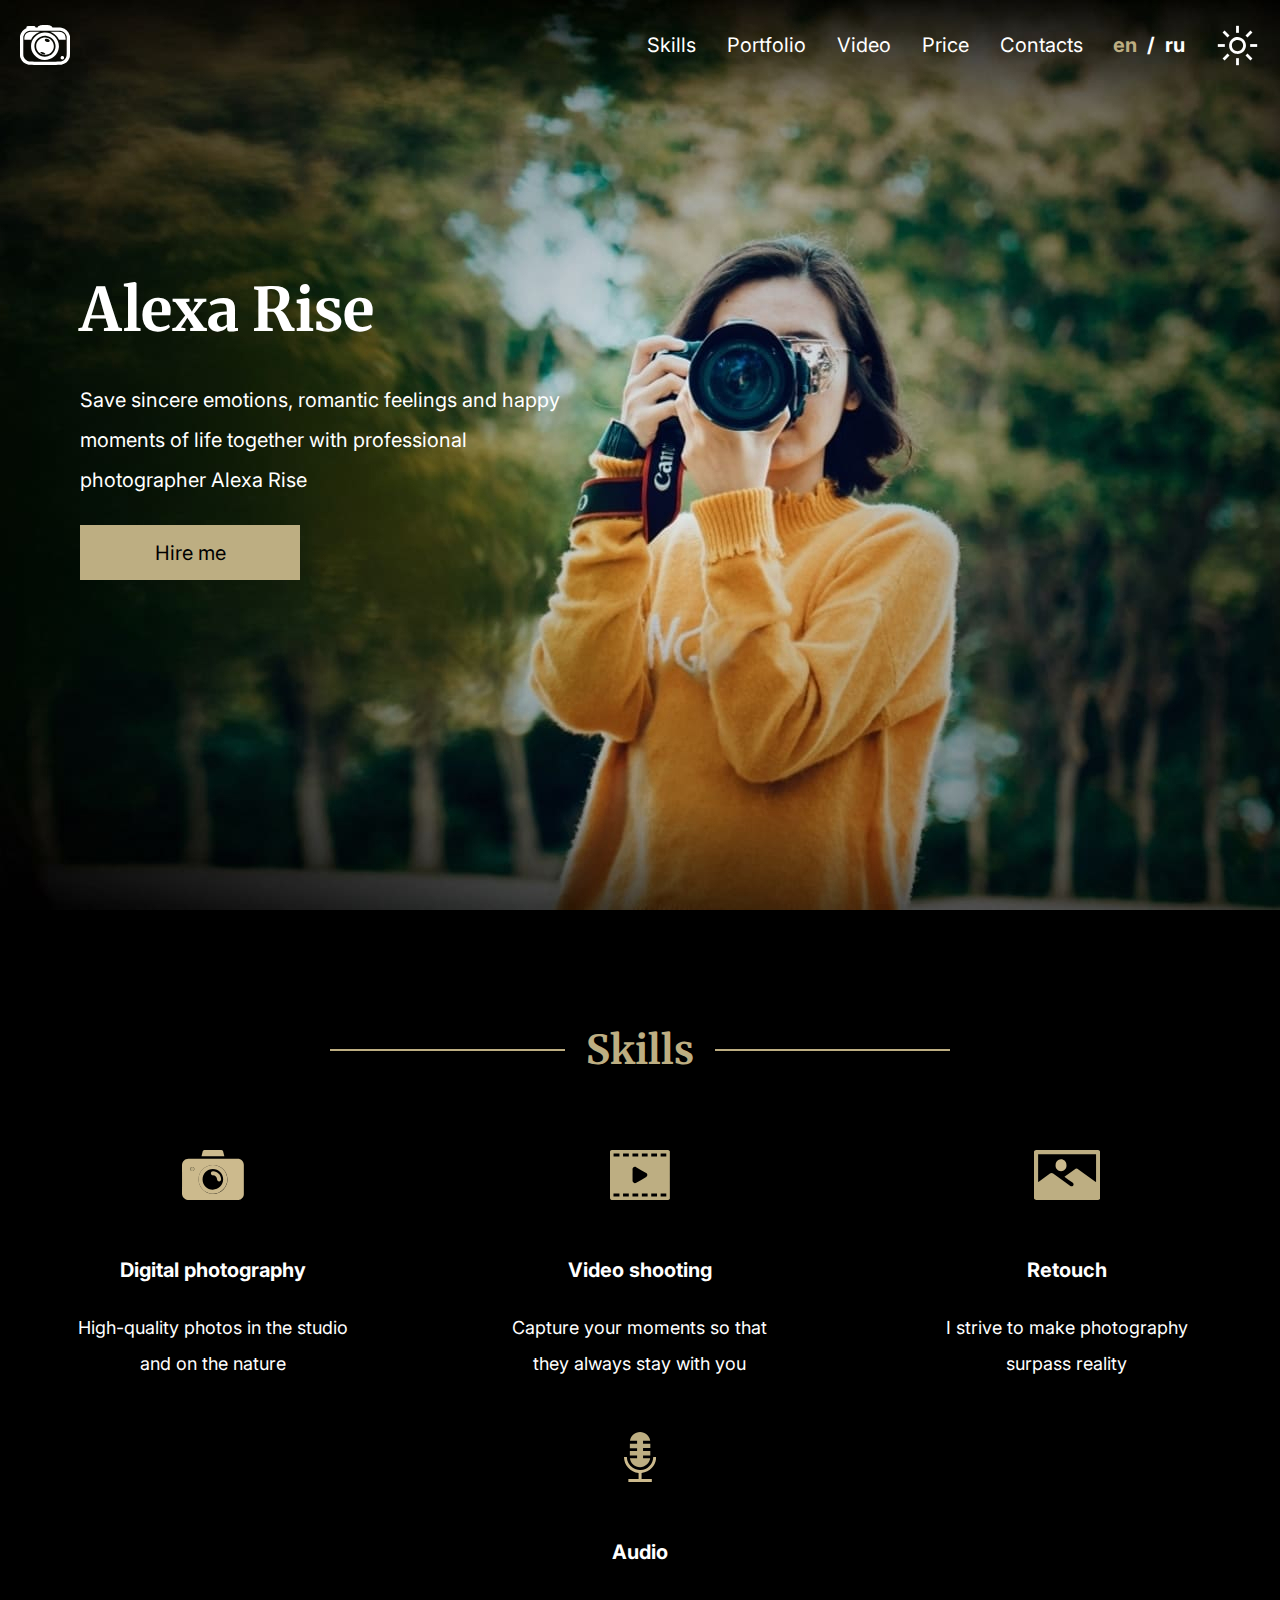
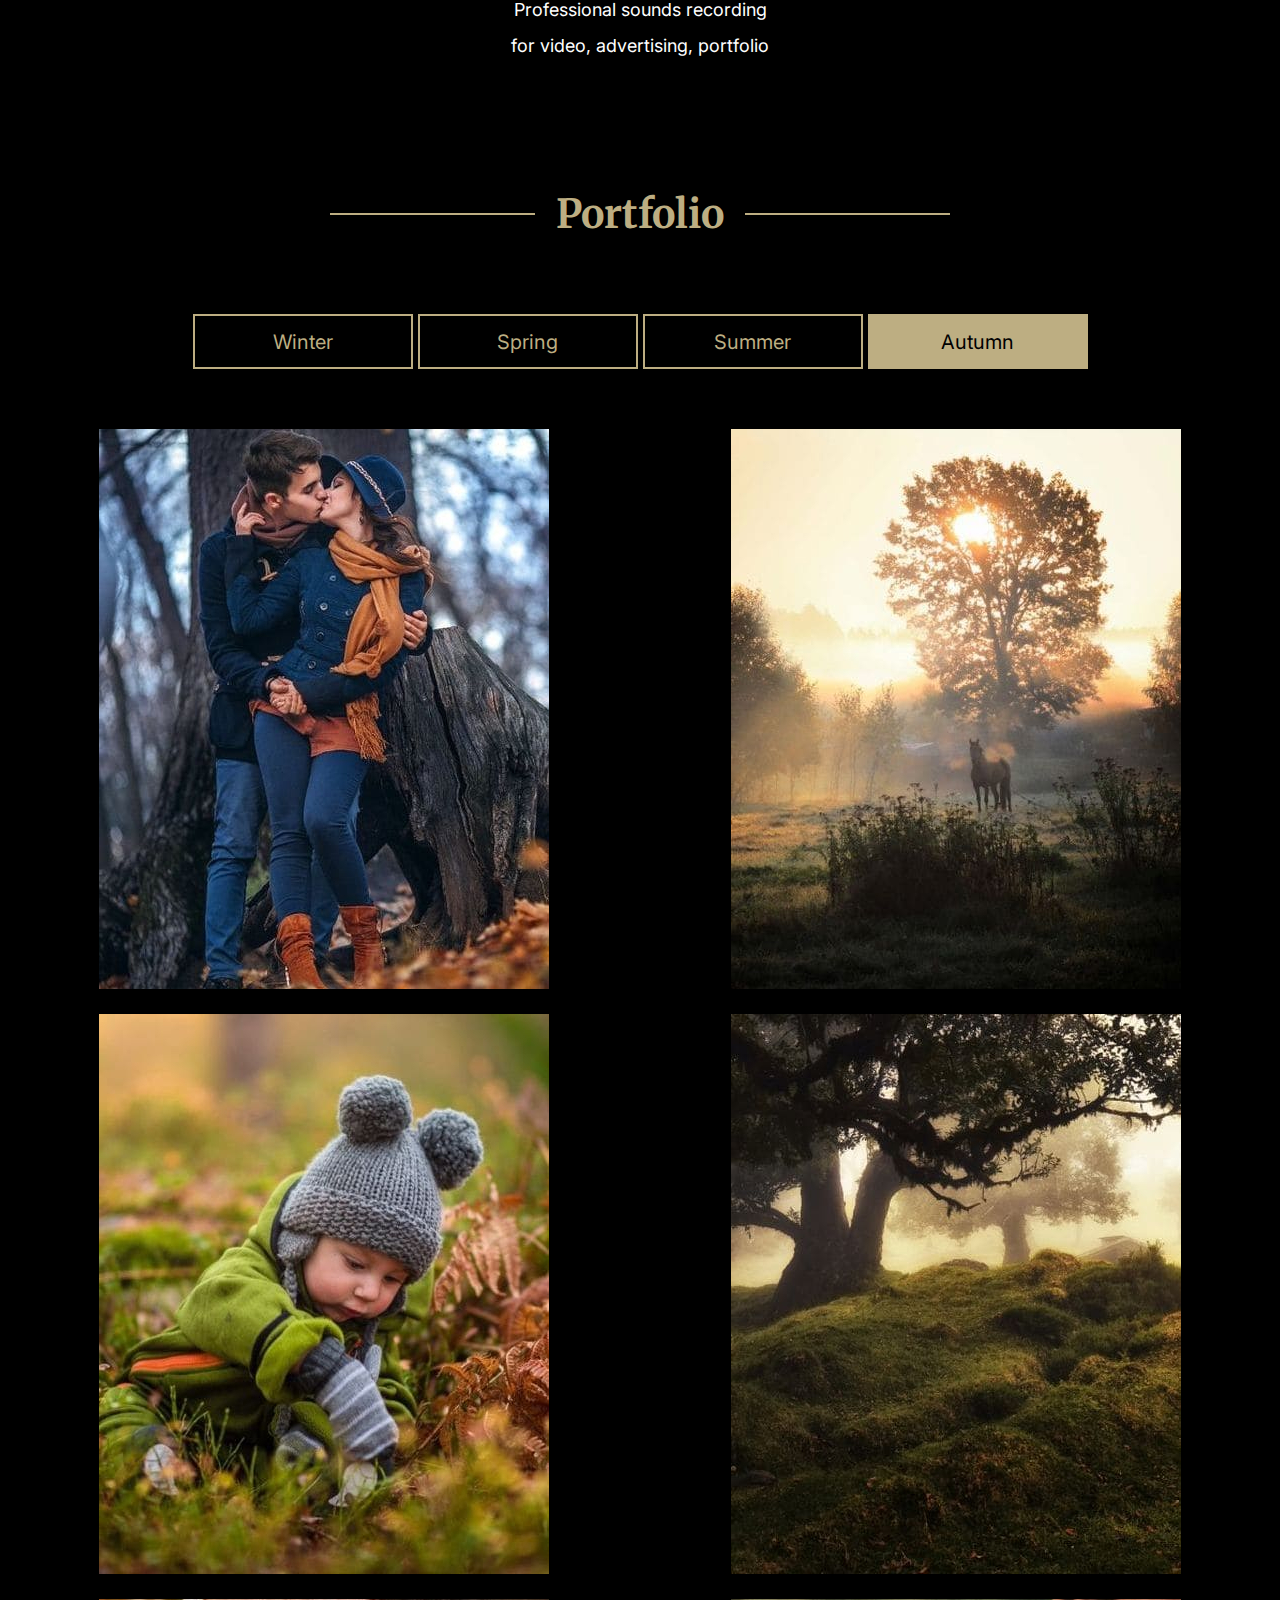
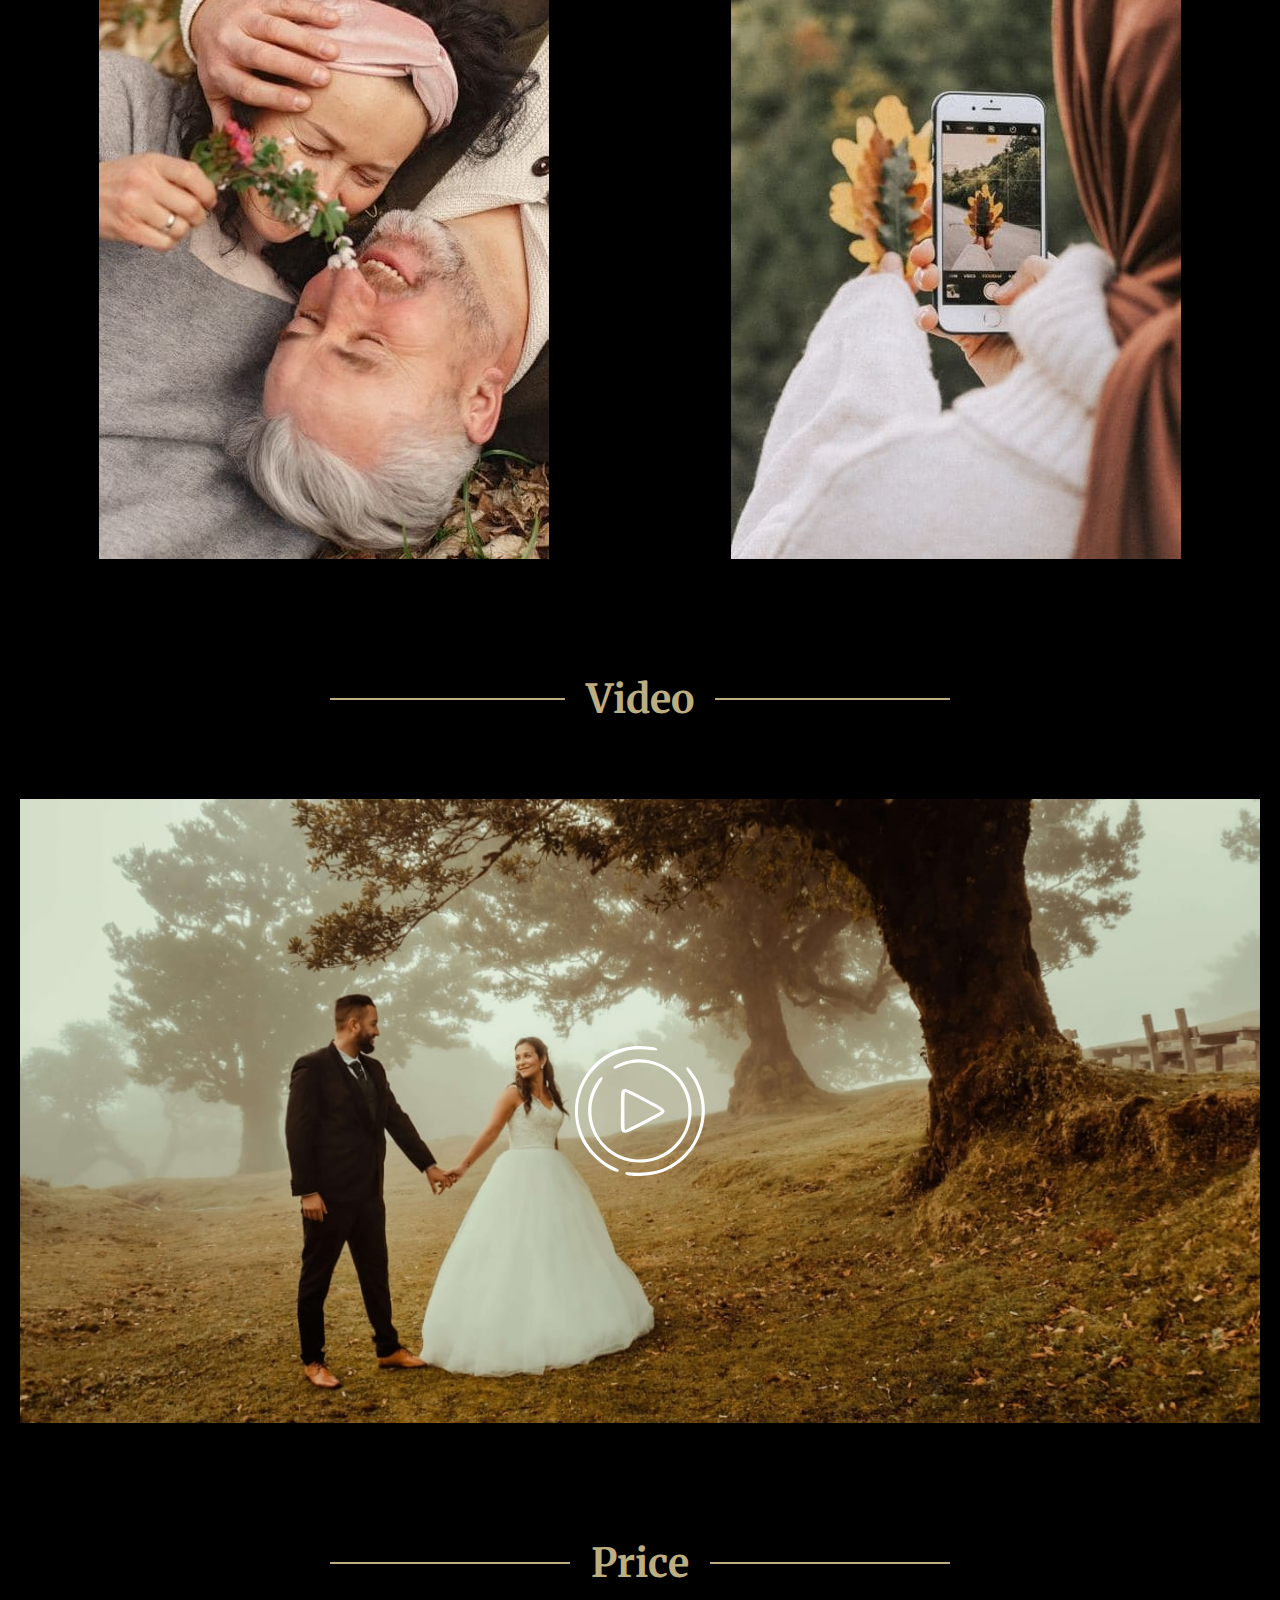
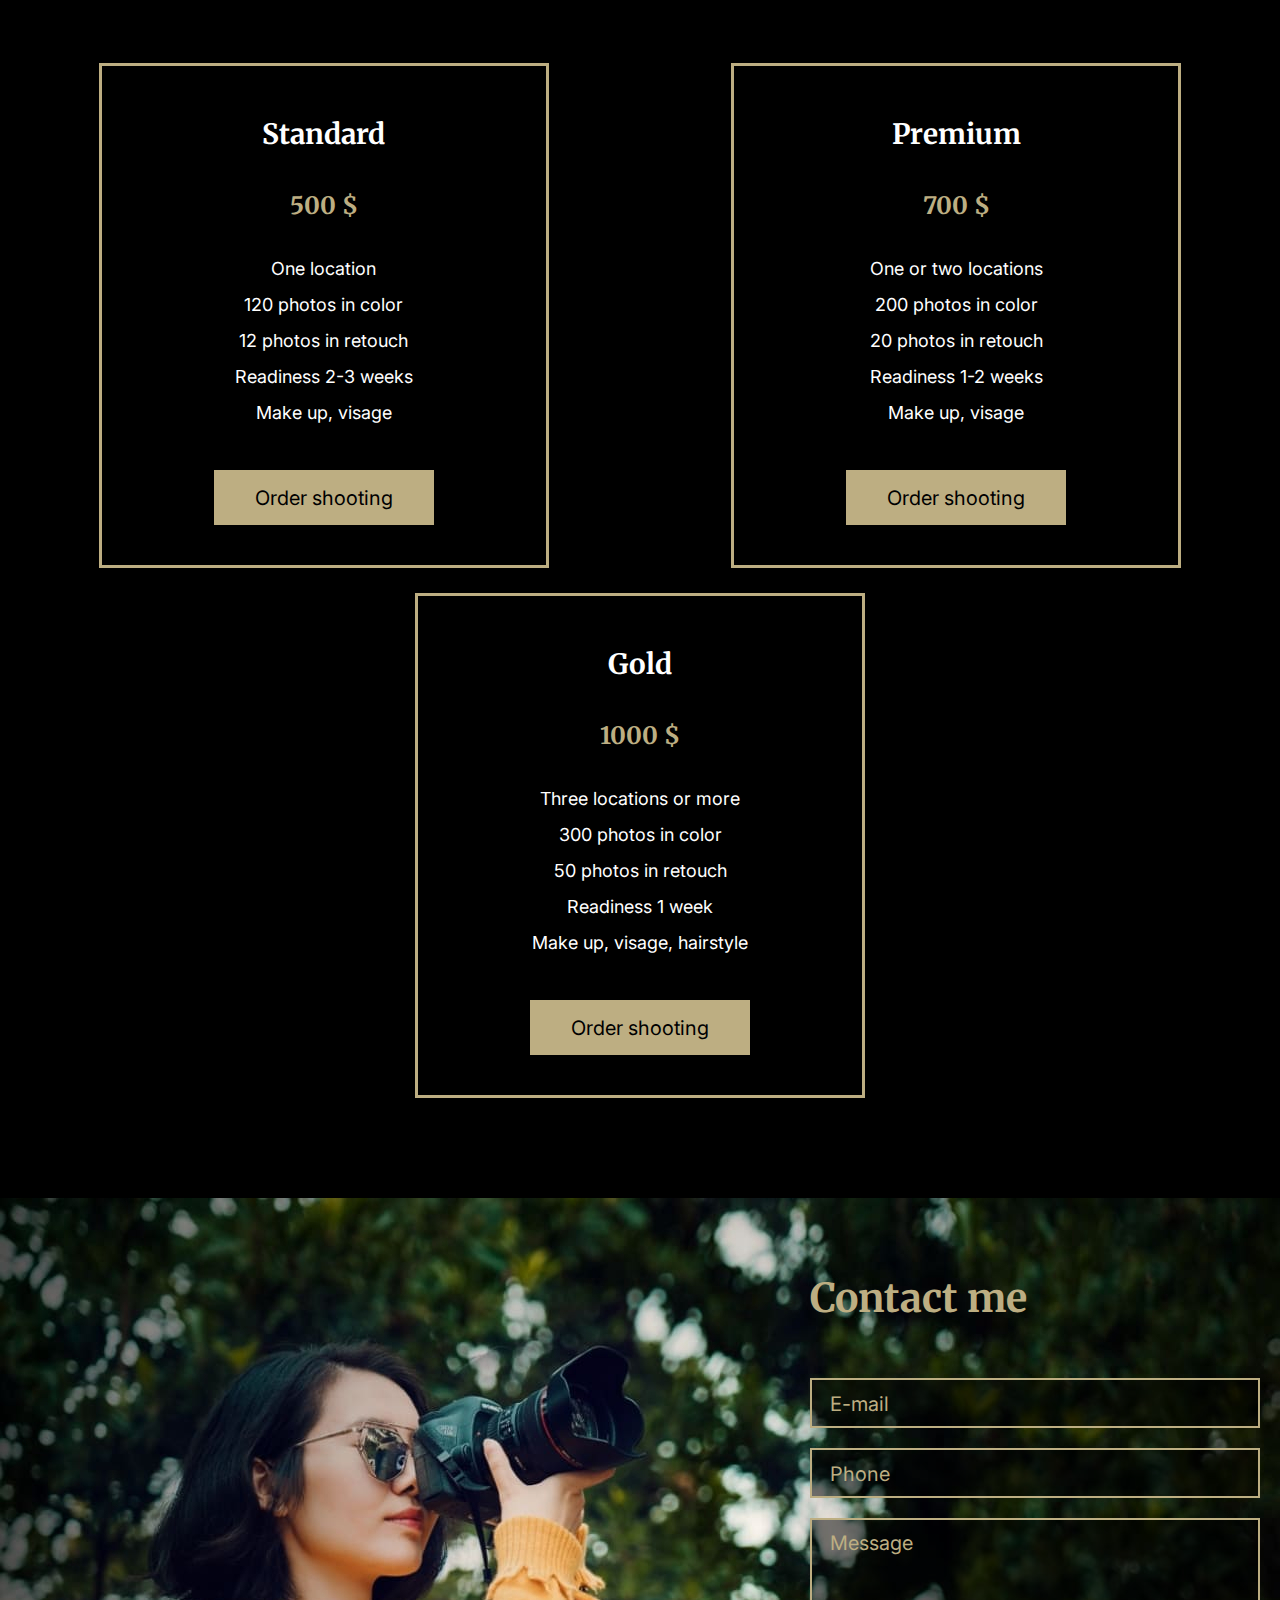
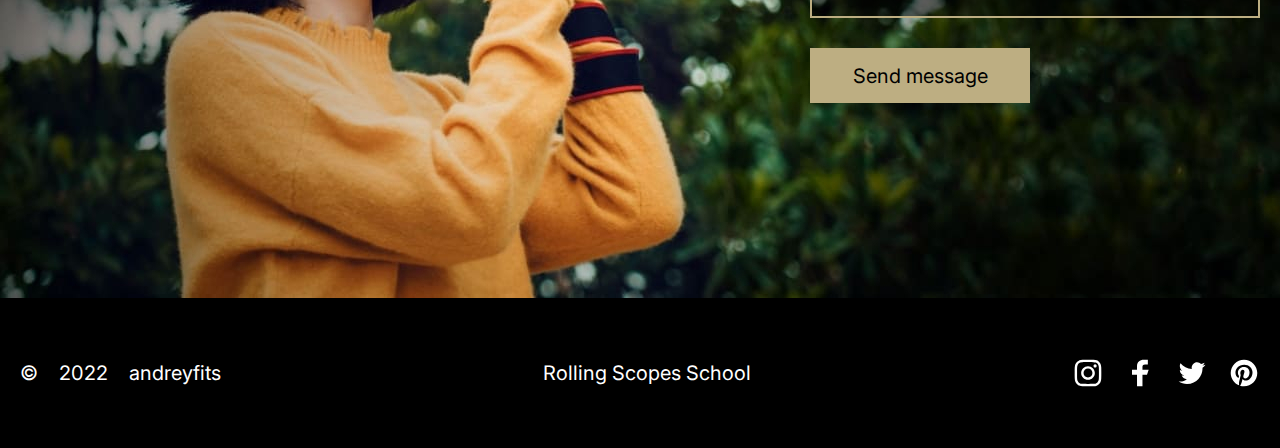
<file: portfolio/index.html>
<!DOCTYPE html>
<html lang="en">
<head>
    <meta charset="UTF-8">
    <meta http-equiv="X-UA-Compatible" content="IE=edge" />
    <meta name="viewport" content="width=device-width, initial-scale=1.0" />
    <link rel="preconnect" href="https://fonts.googleapis.com" />
    <link rel="preconnect" href="https://fonts.gstatic.com" crossorigin />
    <link href="https://fonts.googleapis.com/css2?family=Inter:wght@300;400;600;700&family=Merriweather:wght@300;400;700;900&display=swap" rel="stylesheet" />
    <link rel="stylesheet" href="./style.css" />
    <link rel="icon" href="favicon.ico">
    <title data-i18n="portfolio">Portfolio</title>
</head>
<body data-theme="body" class="light">
<header class="header">
    <div class="container header-container">
        <div class="logo"></div>
        <nav class="nav light" data-theme="nav">
            <ul class="nav-list">
                <li class="nav-item">
                    <a href="#skills" class="nav-link light" data-i18n="skills" data-theme="nav-skills">Skills</a>
                </li>
                <li class="nav-item">
                    <a href="#portfolio" class="nav-link light" data-i18n="portfolio" data-theme="nav-portfolio">Portfolio
                    </a>
                </li>
                <li class="nav-item">
                    <a href="#video" class="nav-link light" data-i18n="video" data-theme="nav-video">Video</a>
                </li>
                <li class="nav-item">
                    <a href="#price" class="nav-link light" data-i18n="price" data-theme="nav-price">Price</a>
                </li>
                <li class="nav-item">
                    <a href="#contacts" class="nav-link light" data-i18n="contacts" data-theme="nav-contacts">Contacts</a>
                </li>
            </ul>
        </nav>
        <div class="switch-lang">
            <span class="language en" data-lang="en">en</span>
            <span class="dash"> / </span>
            <span class="language ru" data-lang="ru">ru</span>
        </div>
        <div class="toggle light" data-theme="toggle">
            <span class="line"></span>
            <span class="line"></span>
            <span class="line"></span>
        </div>
        <div class="blackout"></div>
        <div class="theme-switch light" data-theme="theme-switch"></div>
    </div>
</header>
<main class="main">
    <div class="container main-container">
        <section class="section hero-container">
            <div class="hero">
                <h1 class="hero-title" data-i18n="hero-title">Alexa Rise</h1>
                <p class="hero-text" data-i18n="hero-text">
                    Save sincere emotions, romantic feelings and happy moments of life together with professional photographer Alexa Rise
                </p>
                <button class="button" data-i18n="hire">Hire me</button>
            </div>
        </section>
        <section class="section skills-container light" id="skills" data-theme="skills-section">
            <div class="container-title">
                <h2 class="section-title light" data-i18n="skills" data-theme="skills-title">Skills</h2>
            </div>
            <div class="skill-items">
                <div class="skill-item">
                    <h3 class="skill-title" data-i18n="skill-title-1">Digital photography</h3>
                    <p class="skill-text" data-i18n="skill-text-1">
                        High-quality photos in the studio and on the nature
                    </p>
                </div>
                <div class="skill-item">
                    <div class="skill-title" data-i18n="skill-title-2">Video shooting</div>
                    <div class="skill-text" data-i18n="skill-text-2">
                        Capture your moments so that they always stay with you
                    </div>
                </div>
                <div class="skill-item">
                    <div class="skill-title" data-i18n="skill-title-3">Rotouch</div>
                    <div class="skill-text" data-i18n="skill-text-3">
                        I strive to make photography surpass
                        reality
                    </div>
                </div>
                <div class="skill-item">
                    <div class="skill-title" data-i18n="skill-title-4">Audio</div>
                    <div class="skill-text" data-i18n="skill-text-4">
                        Professional sounds recording for video, advertising, portfolio
                    </div>
                </div>
            </div>
        </section>
        <section class="section portfolio-container light" id="portfolio" data-theme="portfolio-section">
            <div class="container-title">
                <h2 class="section-title light" data-i18n="portfolio" data-theme="portfolio-title">Portfolio</h2>
            </div>
            <div class="portfolio-buttons">
                <button class="portfolio-button light" data-season="winter" data-i18n="winter" data-theme="winter">Winter
                </button>
                <button class="portfolio-button light" data-season="spring" data-i18n="spring" data-theme="spring">Spring
                </button>
                <button class="portfolio-button light" data-season="summer" data-i18n="summer" data-theme="summer">Summer
                </button>
                <button class="portfolio-button light" data-season="autumn" data-i18n="autumn" data-theme="autumn">Autumn
                </button>
            </div>
            <div class="portfolio-items">
                <div class="portfolio-item">
                    <img class="portfolio-img" src="./assets/img/autumn/1.jpg" alt="portfolio image"/>
                </div>
                <div class="portfolio-item">
                    <img class="portfolio-img" src="./assets/img/autumn/2.jpg" alt="portfolio image"/>
                </div>
                <div class="portfolio-item">
                    <img class="portfolio-img" src="./assets/img/autumn/3.jpg" alt="portfolio image"/>
                </div>
                <div class="portfolio-item">
                    <img class="portfolio-img" src="./assets/img/autumn/4.jpg" alt="portfolio image"/>
                </div>
                <div class="portfolio-item">
                    <img class="portfolio-img" src="./assets/img/autumn/5.jpg" alt="portfolio image"/>
                </div>
                <div class="portfolio-item">
                    <img class="portfolio-img" src="./assets/img/autumn/6.jpg" alt="portfolio image"/>
                </div>
            </div>
        </section>
        <section class="section video-container" id="video">
            <div class="container-title">
                <h2 class="section-title light" data-i18n="video" data-theme="video-title">Video</h2>
            </div>
            <div class="video-player">
                <img class="video-player-image" src="assets/img/video-bg.jpg" alt="Video player">
                <button class="play-button"></button>
            </div>
        </section>
        <section class="section price-container" id="price">
            <div class="container-title">
                <h2 class="section-title light" data-i18n="price" data-theme="price-title">Price</h2>
            </div>
            <div class="price-items">
                <div class="price-item">
                    <h3 class="price-title">Standard</h3>
                    <div class="price-cost light" data-theme="500">500 &#36;</div>
                    <div class="price-description">
                        <span data-i18n="price-description-1-span-1">One location</span>
                        <span data-i18n="price-description-1-span-2">120 photos in color</span>
                        <span data-i18n="price-description-1-span-3">12 photos in retouch</span>
                        <span data-i18n="price-description-1-span-4">Readiness 2-3 weeks</span>
                        <span data-i18n="price-description-1-span-5">Make up, visage</span>
                    </div>
                    <div class="price-button">
                        <button class="button" data-i18n="order-shooting">Order shooting</button>
                    </div>
                </div>
                <div class="price-item">
                    <h3 class="price-title">Premium</h3>
                    <div class="price-cost light" data-theme="700">700 &#36;</div>
                    <div class="price-description">
                        <span data-i18n="price-description-2-span-1">One or two locations</span>
                        <span data-i18n="price-description-2-span-2">200 photos in color</span>
                        <span data-i18n="price-description-2-span-3">20 photos in retouch</span>
                        <span data-i18n="price-description-2-span-4">Readiness 1-2 weeks</span>
                        <span data-i18n="price-description-2-span-5">Make up, visage</span>
                    </div>
                    <div class="price-button">
                        <button class="button" data-i18n="order-shooting">Order shooting</button>
                    </div>
                </div>
                <div class="price-item">
                    <h3 class="price-title">Gold</h3>
                    <div class="price-cost light" data-theme="1000">1000 &#36;</div>
                    <div class="price-description">
                        <span data-i18n="price-description-3-span-1">Tree locations or more</span>
                        <span data-i18n="price-description-3-span-2">300 photos in color</span>
                        <span data-i18n="price-description-3-span-3">50 photos in retouch</span>
                        <span data-i18n="price-description-3-span-4">Readiness 1 week</span>
                        <span data-i18n="price-description-3-span-5">Make up, visage, hairstyle</span>
                    </div>
                    <div class="price-button">
                        <button class="button" data-i18n="order-shooting">Order shooting</button>
                    </div>
                </div>
            </div>
        </section>
        <section class="section contacts-container" id="contacts">
            <form class="contacts" action="#contacts">
                <h2 class="contacts-title" data-i18n="contact-me">Contact me</h2>
                <input type="email" placeholder="E-mail" />
                <input type="tel" placeholder="Phone" data-form="phone"/>
                <textarea placeholder="Message" data-form="message"></textarea>
                <button class="button contacts-button" data-i18n="send-message">Send message</button>
            </form>
        </section>
    </div>
</main>
<footer class="footer">
    <div class="container footer-container">
        <div class="footer-data">
            <span class="copyright">&copy;</span>
            <span class="year">2022</span>
            <span class="github">
                <a class="link" href="https://github.com/andreyfits" target="_blank" rel="noopener noreferrer">andreyfits</a>
            </span>
        </div>
        <div class="rss">
            <span class="rss-link">
                <a class="link" href="https://rs.school/js-stage0/" target="_blank">Rolling Scopes School</a>
            </span>
        </div>
        <ul class="social-list">
            <li class="social-link">
                <a href="#" class="instagram">
                    <div class="instagram"></div>
                </a>
            </li>
            <li class="social-link">
                <a href="#" class="facebook">
                    <div class="facebook"></div>
                </a>
            </li>
            <li class="social-link">
                <a href="#" class="twitter">
                    <div class="twitter"></div>
                </a>
            </li>
            <li class="social-link">
                <a href="#" class="pinterest">
                    <div class="pinterest"></div>
                </a>
            </li>
        </ul>
    </div>
</footer>
<script type="module" src="./index.js"></script>
</body>
</html>
</file>
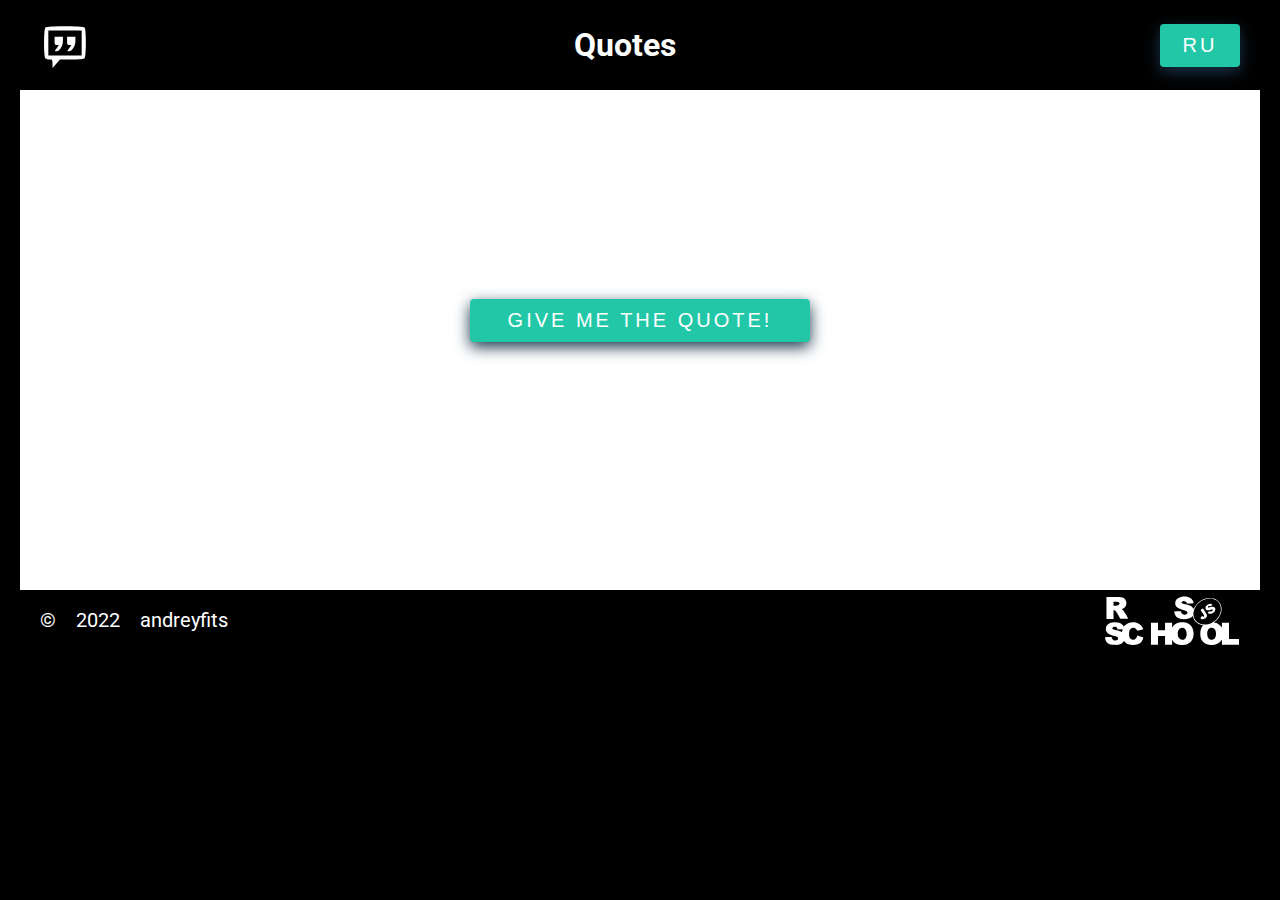
<file: random-jokes/index.html>
<!DOCTYPE html>
<html lang="en">
<head>
    <meta charset="UTF-8">
    <meta http-equiv="X-UA-Compatible" content="IE=edge"/>
    <meta name="viewport" content="width=device-width, initial-scale=1.0"/>
    <meta name="author" content="Andrei Fits"/>
    <meta name="description" content="Random jokes"/>
    <link rel="preconnect" href="https://fonts.googleapis.com"/>
    <link rel="preconnect" href="https://fonts.gstatic.com" crossorigin/>
    <link href="https://fonts.googleapis.com/css2?family=Roboto:wght@300;400;600;700&display=swap" rel="stylesheet"/>
    <link rel="stylesheet" href="style.css"/>
    <link rel="icon" href="favicon.ico">
    <title>Random jokes</title>
</head>
<body>
<header class="header">
    <div class="container header-container">
        <div class="logo"></div>
        <h1 class="title">Quotes</h1>
        <button class="lang">ru</button>
    </div>
</header>
<main class="main">
    <div class="container main-container">
        <button class="button">Give me the quote!</button>
        <p class="quote"></p>
    </div>
</main>
<footer class="footer">
    <div class="container footer-container">
        <div class="footer-data">
            <span class="copyright">&copy</span>
            <span class="year">2022</span>
            <span class="github">
                <a class="link" href="https://github.com/andreyfits" target="_blank" rel="noopener noreferrer">andreyfits</a>
            </span>
        </div>
        <a class="rss-logo" href="https://rs.school/js-stage0/" target="_blank" title="Rolling Scopes School"></a>
    </div>
</footer>
<script type="module" src="index.js"></script>
</body>
</html>
</file>
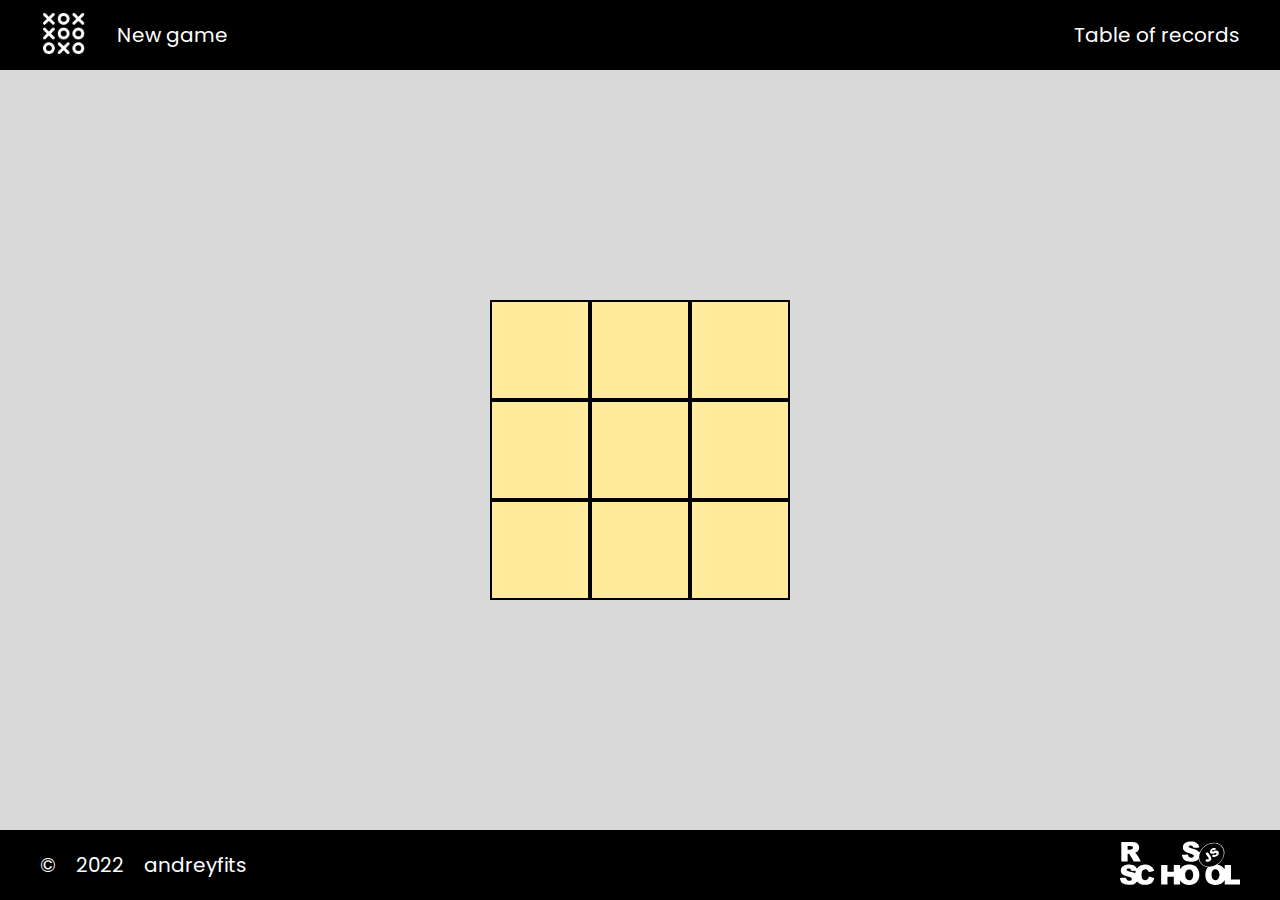
<file: tic-tac-toe/index.html>
<!DOCTYPE html>
<html lang="en">
<head>
    <meta charset="UTF-8">
    <meta http-equiv="X-UA-Compatible" content="IE=edge">
    <meta name="viewport" content="width=device-width, initial-scale=1.0">
    <meta name="description" content="Tic tac toe">
    <meta name="author" content="Andrey Fits">
    <title>Tic tac toe</title>
    <link rel="preconnect" href="https://fonts.googleapis.com">
    <link rel="preconnect" href="https://fonts.gstatic.com" crossorigin>
    <link href="https://fonts.googleapis.com/css2?family=Poppins:wght@400;700&family=Roboto&display=swap"
          rel="stylesheet">
    <link rel="shortcut icon" href="favicon.ico" type="image/x-icon">
    <link rel="stylesheet" href="style.css">
</head>
<body>
<header class="header">
    <div class="container header-container">
        <div class="logo"></div>
        <nav class="nav">
            <ul class="nav-list">
                <li class="nav-item new-game">New game</li>
                <li class="nav-item table-of-records">Table of records</li>
            </ul>
        </nav>
    </div>
</header>
<main class="main">
    <div class="container main-container">
        <div class="game-board"></div>
        <div class="game-over">
            <h2 class="congrats">Congratulations!</h2>
            <p class="moves">The X wins</p>
            <button class="btn-ok">New game</button>
        </div>
        <div class="record-table">
            <h2 class="record-title">Last 10 games</h2>
        </div>
        <div class="shadow"></div>
    </div>
</main>
<footer class="footer">
    <div class="container footer-container">
        <div class="footer-data">
            <span class="copyright">&copy;</span>
            <span class="year">2022</span>
            <span class="github">
                <a class="github-link" href="https://github.com/andreyfits" target="_blank" rel="noopener noreferrer">andreyfits</a>
            </span>
        </div>
        <a class="rss-logo" href="https://rs.school/js-stage0/" target="_blank" rel="noopener noreferrer"
           title="Rolling Scope School"></a>
    </div>
</footer>
<script src="index.js"></script>
</body>
</html>
</file>
<file: portfolio/style.css>
/*==================== GOOGLE FONTS ====================*/
@import url('https://fonts.googleapis.com/css2?family=Inter&family=Merriweather:wght@400;700&display=swap');

/*==================== VARIABLES CSS ====================*/
:root {
    /*==================== COLORS ====================*/
    --color-black: #000;
    --color-white: #fff;
    --color-gold: #bdae82;

    /*==================== FONT AND TYPOGRAPHY ====================*/
    --font-body: normal 400 20px/40px 'Inter', sans-serif;
    --font-menu: normal 400 20px/50px 'Inter', sans-serif;
    --font-footer: normal 400 20px/50px 'Inter', sans-serif;
    --font-lang: normal 700 20px/50px 'Inter', sans-serif;
    --font-text: normal 400 20px/40px 'Inter', sans-serif;
    --font-text-skills: normal 400 18px/36px 'Inter', sans-serif;
    --font-text-price: normal 400 18px/36px 'Inter', sans-serif;

    --font-h1: normal 700 60px/120px 'Merriweather', serif;
    --font-h2: normal 700 40px/80px 'Merriweather', serif;
    --font-h3-price: normal 700 28px/56px 'Merriweather', serif;
    --font-h3-cost: normal 700 24px/48px 'Merriweather', serif;
    --font-h3-skills: normal 700 20px/40px 'Inter', sans-serif;

    --big-line-height: 2.5;

    /*==================== TRANSITION ====================*/
    --slower: .5s;
    --normal: 1s;
}

/*==================== BASE ====================*/
* {
    box-sizing: border-box;
    padding: 0;
    margin: 0;
    list-style: none;
}

html {
    scroll-behavior: smooth;
}

body {
    min-width: 320px;
    display: flex;
    flex-direction: column;
    font: var(--font-body);
    background: var(--color-black);
    color: var(--color-white);
}

/*==================== CLASS CSS ====================*/
.header {
    background: url("./assets/img/header-bg.jpg") no-repeat center 0;
}

.container {
    max-width: 1440px;
    margin: 0 auto;
    padding: 0 20px;
}

.header-container {
    display: flex;
    align-items: center;
    padding: 20px;
    gap: 30px;
    color: var(--color-white);
}

.logo {
    width: 50px;
    height: 50px;
    margin-right: auto;
    background: url("./assets/svg/logo.svg") no-repeat;
    fill: var(--color-white);
    background-size: contain;
    cursor: pointer;
    transition: var(--slower);
}

/*.nav {*/
/*    padding-right: 30px;*/
/*}*/

.nav-list {
    display: flex;
    align-items: center;
    gap: 31px;
    list-style: none;
}

.nav-link {
    font: var(--font-menu);
    text-decoration: none;
    cursor: pointer;
    color: var(--color-white);
    transition: var(--slower);
}

.nav-link:hover,
.nav-link.light:hover {
    color: var(--color-gold);
}

.nav.light {
    background: none;
}

.nav-link.light {
    color: var(--color-white);
    background: none;
}

.blackout {
    display: none;
}

.theme-switch {
    width: 45px;
    height: 45px;
    background: url('assets/svg/sun.svg') no-repeat;
    background-size: contain;
    cursor: pointer;
    transition: var(--slower);
}

.switch-lang {
    display: flex;
    gap: 10px;
    font: var(--font-lang);
    cursor: pointer;
}

.ru,
.en {
    color: var(--color-white);
    cursor: pointer;
    transition: var(--slower);
}

.en.active,
.ru.active {
    color: var(--color-gold);
}

.en:hover,
.ru:hover {
    color: var(--color-gold);
}

/*==================== ADAPTIVE MENU ====================*/
.toggle {
    display: none;
    width: 50px;
    height: 50px;
    order: 5;
}

/*==================== HERO ====================*/

.hero-container {
    height: 820px;
    display: flex;
    background: url('assets/img/header-bg.jpg') no-repeat center -90px;
    background-size: auto auto;
}

.hero {
    width: 500px;
    display: flex;
    flex-flow: column;
    color: var(--color-white);
    margin: 160px 0 0 60px;
}

.hero-title {
    font: var(--font-h1);
}

.hero-text {
    font: var(--font-text);
    padding: 10px 20px 25px 0;
}

.button {
    width: 220px;
    height: 55px;
    font: inherit;
    border: 0;
    background-color: var(--color-gold);
    cursor: pointer;
    transition: var(--slower);
}

.portfolio-button {
    width: 220px;
    height: 55px;
    font: inherit;
    color: var(--color-gold);
    background: var(--color-black);
    border: 2px solid var(--color-gold);
    cursor: pointer;
    transition: var(--slower);
}

.portfolio-button.light {
    background: var(--color-white);
    color: var(--color-black);
}

.portfolio-button.active {
    color: var(--color-black);
    background: var(--color-gold);
}

.button:hover,
.portfolio-button:hover,
.portfolio-button.light:hover {
    box-shadow: inset 0 0 30px 30px var(--color-gold);
    color: var(--color-white);
}

.section {
    padding: 0 20px;
}

/*==================== MAIN CONTAINER ====================*/
.main-container {
    display: flex;
    flex-direction: column;
    align-items: stretch;
    gap: 100px;
    padding: 0;
}

/*==================== CONTAINERS ====================*/
.skills-container,
.portfolio-container,
.video-container,
.price-container {
    display: flex;
    flex-flow: column wrap;
    gap: 60px;
}

/*==================== SKILLS ====================*/
.container-title {
    width: 50%;
    text-align: center;
    margin: 0 auto;
}

.section-title {
    display: flex;
    font: var(--font-h2);
    text-align: center;
    color: var(--color-gold);
}

.section-title::before,
.section-title::after {
    content: "";
    flex: 1;
    height: 2px;
    margin: auto;
    background: var(--color-gold);
}

.section-title.light::before,
.section-title.light::after {
    background: var(--color-black);
}

.section-title::before {
    margin-right: 21px;
}

.section-title::after {
    margin-left: 21px;
}

.skill-items {
    display: flex;
    justify-content: space-around;
    flex-wrap: wrap;
    gap: 40px;
}

.skill-item {
    width: 320px;
    display: flex;
    flex-flow: column;
    gap: 20px;
    padding-bottom: 10px;
    background-position: top center;
    background-repeat: no-repeat;
}

.skill-item:nth-child(1) {
    background-image: url("./assets/svg/camera.svg");
    background-size: 62px 50px;
}

.skill-item:nth-child(2) {
    background-image: url("./assets/svg/video.svg");
    background-size: 60px 50px;
}

.skill-item:nth-child(3) {
    background-image: url("./assets/svg/image.svg");
    background-size: 66px 50px;
}

.skill-item:nth-child(4) {
    background-image: url("./assets/svg/microphone.svg");
    background-size: 32px 50px;
}

.skill-title {
    font: var(--font-h3-skills);
    text-align: center;
    padding-top: 100px;
}

.skill-text {
    font: var(--font-text-skills);
    text-align: center;
    padding: 0 20px;
}

/*==================== PORTFOLIO ====================*/
.portfolio-buttons {
    display: flex;
    justify-content: center;
    flex-wrap: wrap;
    gap: 5px;
    padding: 0 31px;
}

.portfolio-items {
    display: flex;
    justify-content: space-around;
    flex-wrap: wrap;
    gap: 25px;
}

.portfolio-item {
    line-height: 0;
}

.portfolio-img {
    max-width: 100%;
}

/*==================== VIDEO ====================*/
.video-player {
    position: relative;
    display: flex;
    align-items: center;
    justify-content: center;
}

.video-player-image {
    width: 100%;
}

.video-player-image-mobile {
    display: none;
    width: 100%;
}

.play-button {
    position: absolute;
    background: transparent url('assets/svg/play-button.svg') no-repeat;
    background-size: 130px 130px;
    border: 0;
    width: 130px;
    height: 130px;
    color: var(--color-white);
    cursor: pointer;
    transition: var(--slower);
}

/*==================== PRICE ====================*/
.price-items {
    display: flex;
    justify-content: space-around;
    flex-wrap: wrap;
    gap: 25px;
}

.price-item {
    display: flex;
    flex-direction: column;
    justify-content: space-between;
    align-items: center;
    width: 450px;
    padding: 40px 0;
    border: 3px solid var(--color-gold);
}

.price-title {
    font: var(--font-h3-price);
    padding-bottom: 20px;
    margin: 0;
}

.price-cost {
    font: var(--font-h3-cost);
    color: var(--color-gold);
    padding-bottom: 21px;
    margin: 0;
}

.price-cost.light {
    color: var(--color-gold);
}

.price-description {
    font: var(--font-text-price);
    padding-bottom: 39px;
}

.price-description span {
    display: block;
    text-align: center;
}

.price-button {
    align-self: center;
}

/*==================== CONTACTS ====================*/
.contacts-container {
    height: 700px;
    display: flex;
    justify-content: flex-end;
    background: url('assets/img/contacts-bg.jpg') 0 center;
    background-size: auto auto;
}

.contacts {
    display: flex;
    flex-direction: column;
    width: 450px;
    align-items: stretch;
    gap: 20px;
}

.contacts-title {
    padding: 60px 0 20px 0;
    font: var(--font-h2);
    color: var(--color-gold);
}

input[type='email'],
input[type='tel'] {
    height: 50px;
    font: inherit;
    padding-top: 1px;
    border: 2px solid var(--color-gold);
    outline: 0;
    background: rgba(0, 0, 0, 0.5);
    color: var(--color-gold);
    cursor: pointer;
    transition: var(--slower);
}

::placeholder {
    font: inherit;
    color: var(--color-gold);
    padding-left: 18px;
}

textarea {
    height: 100px;
    font: inherit;
    margin-bottom: 10px;
    padding-top: 3px;
    border: 2px solid var(--color-gold);
    outline: 0;
    background: rgba(0, 0, 0, 0.5);
    color: var(--color-gold);
    resize: none;
    transition: var(--slower);
}

input[type='email']:focus,
input[type='tel']:focus,
textarea:focus {
    border: 2px solid var(--color-white);
}

/*==================== FOOTER ====================*/
.footer-container {
    display: flex;
    justify-content: space-between;
    align-items: center;
    font: var(--font-footer);
    background: var(--color-black);
    color: var(--color-white);
}

.footer-data {
    display: flex;
    padding: 50px 0;
    gap: 21px;
}

.copyright,
.year,
.github {
    line-height: 50px;
}

.link {
    line-height: 50px;
    color: var(--color-white);
    text-decoration: none;
    transition: var(--slower);
}

.link:hover {
    color: var(--color-gold);
}

.rss-link {
    justify-self: center;
}

.social-list {
    display: flex;
    gap: 20px;
}

.instagram {
    background-image: url('assets/svg/instagram.svg');
}

.facebook {
    background-image: url('assets/svg/facebook.svg');
}

.twitter {
    background-image: url('assets/svg/twitter.svg');
}

.pinterest {
    background-image: url('assets/svg/pinterest.svg');
}

.instagram,
.facebook,
.twitter,
.pinterest {
    width: 32px;
    height: 32px;
    background-size: contain;
    background-repeat: no-repeat;
    transition: var(--slower);
}

.logo:hover,
.theme-switch:hover,
.play-button:hover,
.instagram:hover,
.facebook:hover,
.twitter:hover,
.pinterest:hover {
    filter: invert(26%) sepia(15%) saturate(638%) hue-rotate(7deg) brightness(92%) contrast(87%);
}


.light {
    background: var(--color-white);
    color: var(--color-black);
}


.theme-switch.light {
    background: none;
    background: url('assets/svg/crescent.svg') no-repeat;
}

.button.light:hover {
    color: var(--color-white);
}

/*==================== MEDIA QUERIES ====================*/
@media (max-width: 768px) {
    :root {
        --font-h1: normal 400 32px/64px 'Merriweather', serif;
        --font-h2: normal 700 32px/40.22px 'Merriweather', serif;
        --font-h3-skills: normal 700 20px/40px 'Inter', sans-serif;
        --font-text: normal 400 20px/24.2px 'Inter', sans-serif;
        --font-footer: normal 400 20px/24.2px 'Inter', sans-serif;
        --font-text-skills: normal 400 18px/21.78px 'Inter', sans-serif;
        --font-menu: normal 400 35px/72.55px 'Inter', sans-serif;
    }

    .header {
        background-position: -5px -30px;
        background-size: auto 620px;
    }

    .header-container {
        padding: 20px 64px 20px 60px;
    }

    .nav {
        position: absolute;
        overflow: hidden;
        visibility: hidden;
        top: 0;
        right: 0;
        margin: 0;
        padding: 0;
        z-index: 20;
        width: 0;
        height: 100%;
        background-color: var(--color-black);
        transition: all var(--slower) ease-in-out;
    }

    .nav.light {
        background: var(--color-white);
    }

    .nav-list {
        flex-flow: column;
        align-items: flex-start;
        justify-content: flex-end;
        gap: 16px;
        font: var(--font-menu);
        padding-top: 135px;
        padding-left: 127px;
    }

    .nav-link.light {
        color: var(--color-black);
    }

    .nav-link.light:hover {
        color: var(--color-gold);
    }

    .nav.open {
        visibility: visible;
        width: 620px;
    }

    body.open {
        overflow: hidden;
    }

    .blackout {
        display: block;
        position: fixed;
        visibility: hidden;
        top: 0;
        left: 0;
        z-index: 10;
        width: 100%;
        height: 100%;
        background-color: rgba(0, 0, 0, 0.5);
        opacity: 0;
    }

    .nav.open ~ .blackout {
        visibility: visible;
        opacity: 1;
        transition: all var(--slower) ease-in-out;
    }

    /*.switch-lang {*/
    /*    padding-right: 30px;*/
    /*}*/

    .toggle {
        position: relative;
        display: flex;
        flex-flow: column;
        z-index: 30;
    }

    .line {
        display: block;
        width: 50px;
        height: 3px;
        margin: auto auto;
        background-color: var(--color-white);
        transition: all var(--slower) ease-in-out;
    }

    .toggle:hover {
        cursor: pointer;
    }

    .toggle.open .line:nth-child(2) {
        opacity: 0;
    }

    .toggle.open .line:nth-child(1) {
        transform: translate(-9px, 17px) rotate(45deg);
        width: 69px;
        height: 2px;
    }

    .toggle.open .line:nth-child(3) {
        transform: translate(-9px, -17px) rotate(-45deg);
        width: 69px;
        height: 2px;
    }

    .toggle.open.light .line:nth-child(1) {
        background: var(--color-black);
    }

    .toggle.open.light .line:nth-child(3) {
        background: var(--color-black);
    }

    .toggle.open.light .line {
        background: var(--color-white);
    }

    .toggle.light {
        background: none;
    }

    .toggle.light:hover .line {
        background: var(--color-gold);
    }

    .main-container {
        gap: 10px;
    }

    .hero-container {
        height: 590px;
        background-position: -5px -120px;
        background-size: auto 620px;
    }

    .hero {
        width: 420px;
        margin: 78px 0 0 40px;
    }

    .hero-text {
        padding: 20px 0 59px 0;
    }

    .skills-container {
        gap: 65px;
    }

    .skill-items {
        justify-content: center;
        row-gap: 65px;
    }

    .skill-item {
        width: 300px;
    }

    .skill-title {
        padding-top: 80px;
    }

    .skill-text {
        padding: 0 10px;
    }

    .portfolio-container {
        padding-top: 161.5px;
    }

    .portfolio-buttons {
        padding-top: 10px;
    }

    .video-container {
        padding: 90px 0;
    }

    .video-player {
        padding-top: 10px;
    }

    .play-button {
        background-size: 75px 75px;
        width: 75px;
        height: 75px;
    }

    .price-items {
        padding-top: 10px;
        gap: 50px;
    }

    .price-item {
        width: 420px;
    }

    .contacts-container {
        height: 680px;
        padding-top: 80px;
        justify-content: center;
        background: url('assets/img/contacts-bg-mobile.jpg') no-repeat center 80px;
    }

    .contacts-title {
        text-align: center;
        padding: 62px 0 31px 0;
    }

    .contacts-button {
        align-self: center;
    }

    .footer-container {
        flex-direction: column;
        padding: 40px 0 35px;
        gap: 30px;
    }

    .footer-data {
        padding: 0;
    }

    .copyright,
    .year,
    .github,
    .link {
        line-height: 0;
    }

    .rss-link {
        padding: 0;
    }
}

@media (max-width: 620px) {
    .nav.open {
        width: 100%;
    }
}

@media (max-width: 480px) {
    .header-container {
        padding: 20px;
    }

    .container-title {
        width: 75%;
    }

    .price-item {
        width: 100%;
    }
}

@media (max-width: 340px) {
    .header-container {
        gap: 15px;
    }

    .switch-lang {
        padding-right: 15px;
    }

    .skill-item {
        width: 100%;
    }

    .contacts {
        width: 300px;
    }
}
</file>
<file: random-jokes/style.css>
/*==================== VARIABLES CSS ====================*/
:root {
    /*==================== COLORS ====================*/
    --color-black: #000;
    --color-white: #fff;
    --color-gold: #bdae82;
    --color-light-green: #22c7a7;

    /*==================== FONT AND TYPOGRAPHY ====================*/
    --font: normal 400 20px/40px 'Roboto', sans-serif;

    /*==================== TRANSITION ====================*/
    --slower: .7s;
}

/*==================== BASE ====================*/
* {
    box-sizing: border-box;
    padding: 0;
    margin: 0;
    list-style: none;
}

html {
    scroll-behavior: smooth;
}

body {
    min-width: 320px;
    display: flex;
    flex-direction: column;
    font: var(--font);
    background-color: var(--color-black);
    color: var(--color-white);
}

/*==================== CLASS CSS ====================*/
.container {
    max-width: 1440px;
    width: calc(100% - 40px);
    margin: 0 auto;
    padding: 0 20px;
}

.header-container {
    display: flex;
    align-items: center;
    justify-content: space-between;
    padding: 20px;
    color: var(--color-white);
}

.logo {
    width: 50px;
    height: 50px;
    background: url("./assets/svg/logo.svg") no-repeat;
    fill: var(--color-white);
    background-size: contain;
    cursor: pointer;
    transition: var(--slower);
}

.title {
    color: var(--color-white);
    font-weight: 700;
    font-size: 32px;
    cursor: pointer;
    transition: var(--slower);
}

.title:hover {
    color: var(--color-light-green);
}

.lang,
.button {
    width: 80px;
    padding: 10px 15px;
    font-size: 20px;
    text-align: center;
    text-transform: uppercase;
    letter-spacing: 3px;
    background-color: var(--color-light-green);
    color: var(--color-white);
    border: none;
    border-radius: 4px;
    overflow: hidden;
    cursor: pointer;
    box-shadow: 0 5px 15px #1a344d;
    transition: var(--slower);
}

.lang:hover,
.button:hover {
    background: var(--color-white);
    box-shadow: 0 2px 10px 5px #1abc9c;
    color: var(--color-black);
}

.lang:focus {
    outline: 0;
}

/*==================== MAIN ====================*/
.main-container {
    display: flex;
    justify-content: center;
    align-items: center;
    flex-direction: column;
    height: 500px;
    background-color: white;
}

.button {
    width: 340px;
}

.quote {
    width: calc(100% - 40px);
    max-width: 768px;
    margin-top: 40px;
    font-size: 30px;
    color: var(--color-black);
    text-align: center;
}

/*==================== FOOTER ====================*/
.footer-container {
    display: flex;
    justify-content: space-between;
    align-items: center;
    padding: 5px 20px;
    gap: 75px;
}

.footer-data {
    display: flex;
    align-self: center;
    font: var(--font);
    margin-right: auto;
    gap: 20px;
}

.link {
    color: var(--color-white);
    text-decoration: none;
    transition: all var(--slower) ease-in-out;
}

.link:hover {
    color: var(--color-light-green);
}

.rss-logo {
    width: 135px;
    height: 50px;
    background: url("./assets/svg/rss.svg") no-repeat;
    background-size: contain;
    cursor: pointer;
    transition: var(--slower);
}


.logo:hover,
.rss-logo:hover {
    filter: brightness(0) saturate(100%) invert(94%) sepia(39%) saturate(4625%) hue-rotate(87deg) brightness(88%) contrast(74%);
}

/*==================== MEDIA QUERIES ====================*/
@media (max-width: 768px) {
    .footer-container {
        flex-direction: column;
        padding: 40px 0 35px;
        gap: 20px;
    }

    .footer-data {
        margin: 0;
    }

    .copyright,
    .year,
    .github,
    .rss-logo {
        line-height: 0;
    }

    .rss-logo {
        padding: 0;
    }
}

@media (max-width: 425px) {
    .header-container {
        flex-direction: column;
        gap: 15px;
    }

    .button {
        font-size: 18px;
        width: 280px;
    }
}

@media (max-width: 375px) {
    .button {
        font-size: 16px;
        width: 260px;
    }
}
</file>
<file: tic-tac-toe/style.css>
:root {
    --color-black: #000000;
    --color-nav: #2ea920;
    --color-white: #ffffff;
    --main-background: #d9d9d9;
    --transition-slow: var(--transition-slow);
    --transition-normal: var(--transition-normal);
}

* {
    margin: 0;
    padding: 0;
    box-sizing: border-box;
}

body {
    min-width: 320px;
    display: flex;
    flex-direction: column;
}

.container {
    max-width: 1440px;
    width: calc(100% - 40px);
    margin: 0 auto;
    padding: 0 20px;
}

.header,
.footer {
    background: var(--color-black);
    margin-bottom: auto;
}

.header-container {
    display: flex;
    align-items: center;
    justify-content: stretch;
    gap: 30px;
    height: 70px;
    padding: 5px 20px;
}

.logo {
    width: 50px;
    height: 50px;
    background: url('assets/img/tic-tac-toe.png') no-repeat;
    background-size: contain;
    cursor: pointer;
    transition: var(--transition-slow);
}

.nav {
    width: 100%;
}

.nav-list {
    list-style: none;
    display: flex;
    align-items: center;
    gap: 30px;
}

.nav-item {
    font: normal normal 20px/40px 'Poppins', 'Roboto', Verdana, sans-serif;
    text-decoration: none;
    color: var(--color-white);
    transition: all var(--transition-slow);
    cursor: pointer;
}

.nav-item:last-child {
    margin-left: auto;
}

.nav-item:hover {
    color: var(--color-nav);
}

.main {
    height: calc(100vh - 140px);
    background: var(--main-background);
}

.main-container {
    height: 100%;
    padding: 0;
    display: flex;
    justify-content: center;
    align-items: center;
}

.game-board {
    width: 300px;
    height: 300px;
    display: flex;
    flex-wrap: wrap;
}

.game-over {
    margin: auto;
    padding: 10px;
    height: 200px;
    position: fixed;
    display: flex;
    flex-direction: column;
    justify-content: space-between;
    background: var(--color-nav);
    border-radius: 10px;
    z-index: 30;
    opacity: 0;
    visibility: hidden;
}

.game-over.show {
    opacity: 1;
    visibility: visible;
    transition: all var(--transition-normal);
}

.congrats {
    padding: 5px 10px;
    font: normal normal 30px/40px 'Poppins', 'Roboto', Verdana, sans-serif;
    color: var(--color-white);
    text-align: center;
}

.moves {
    padding: 5px;
    font: normal normal 20px/30px 'Poppins', 'Roboto', Verdana, sans-serif;
    text-align: center;
}

.btn-ok {
    padding: 10px 5px;
    font: normal bold 20px/30px 'Poppins', 'Roboto', Verdana, sans-serif;
    text-transform: uppercase;
    align-self: flex-end;
    border: 0;
    border-radius: 5px;
    cursor: pointer;
    transition: var(--transition-normal);
}

.btn-ok:hover {
    background: var(--main-background);
}

.record-table {
    padding: 10px 50px;
    font: normal normal 20px/30px 'Poppins', 'Roboto', Verdana, sans-serif;
    visibility: hidden;
    position: absolute;
    top: 70px;
    right: 0;
    z-index: 20;
    background: var(--color-nav);
    opacity: 0;
    overflow: hidden;
    transition: all var(--transition-normal);
}

.record-line {
    text-align: right;
}

.record-title {
    padding-bottom: 20px;
    text-align: center;
    color: var(--color-white);
}

.record-table.open {
    font-weight: normal;
    opacity: 1;
    visibility: visible;
}

.shadow {
    width: 100%;
    height: calc(100% - 140px);
    display: block;
    position: fixed;
    top: 70px;
    left: 0;
    z-index: 10;
    background-color: rgba(0, 0, 0, 0.5);
    visibility: hidden;
    opacity: 0;
}

.record-table.open ~ .shadow,
.game-over.show ~ .shadow {
    visibility: visible;
    opacity: 1;
    transition: all var(--transition-normal);
}

.cell {
    width: 33.333%;
    height: 100px;
    background: #ffeb9b;
    border: 2px solid black;
}

.img-cell {
    width: 100%;
}

.footer-container {
    padding: 10px 20px;
    display: flex;
    justify-content: space-between;
}

.footer-data {
    margin-right: auto;
    display: flex;
    align-self: center;
    gap: 20px;
    color: var(--color-white);
    font: normal normal 20px/40px 'Poppins', 'Roboto', Verdana, sans-serif;
}

.github-link {
    text-decoration: none;
    color: var(--color-white);
    transition: var(--transition-slow);
}

.github-link:hover {
    color: var(--color-nav);
}

.rss-logo {
    width: 120px;
    height: 50px;
    background: url('assets/svg/rss.svg') no-repeat;
    background-size: contain;
    cursor: pointer;
    transition: var(--transition-slow);
}

.logo:hover,
.rss-logo:hover {
    filter: invert(40%) sepia(99%) saturate(769%) hue-rotate(77deg) brightness(103%) contrast(78%);
}

@media (max-width: 450px) {
    .header-container {
        height: 80px;
    }

    .nav-list {
        flex-direction: column;
        align-items: flex-start;
        gap: 0;
    }

    .nav-item:last-child {
        margin-left: 0;
    }

    .main {
        height: calc(100vh - 180px);
    }

    .record-table {
        top: 80px;
        padding: 10px 40px;
    }

    .shadow {
        height: calc(100% - 180px);
        top: 80px;
    }

    .footer-container {
        height: 100px;
        flex-direction: column;
        align-items: center;
        gap: 0;
    }

    .footer-data {
        margin-right: 0;
    }
}
</file>
